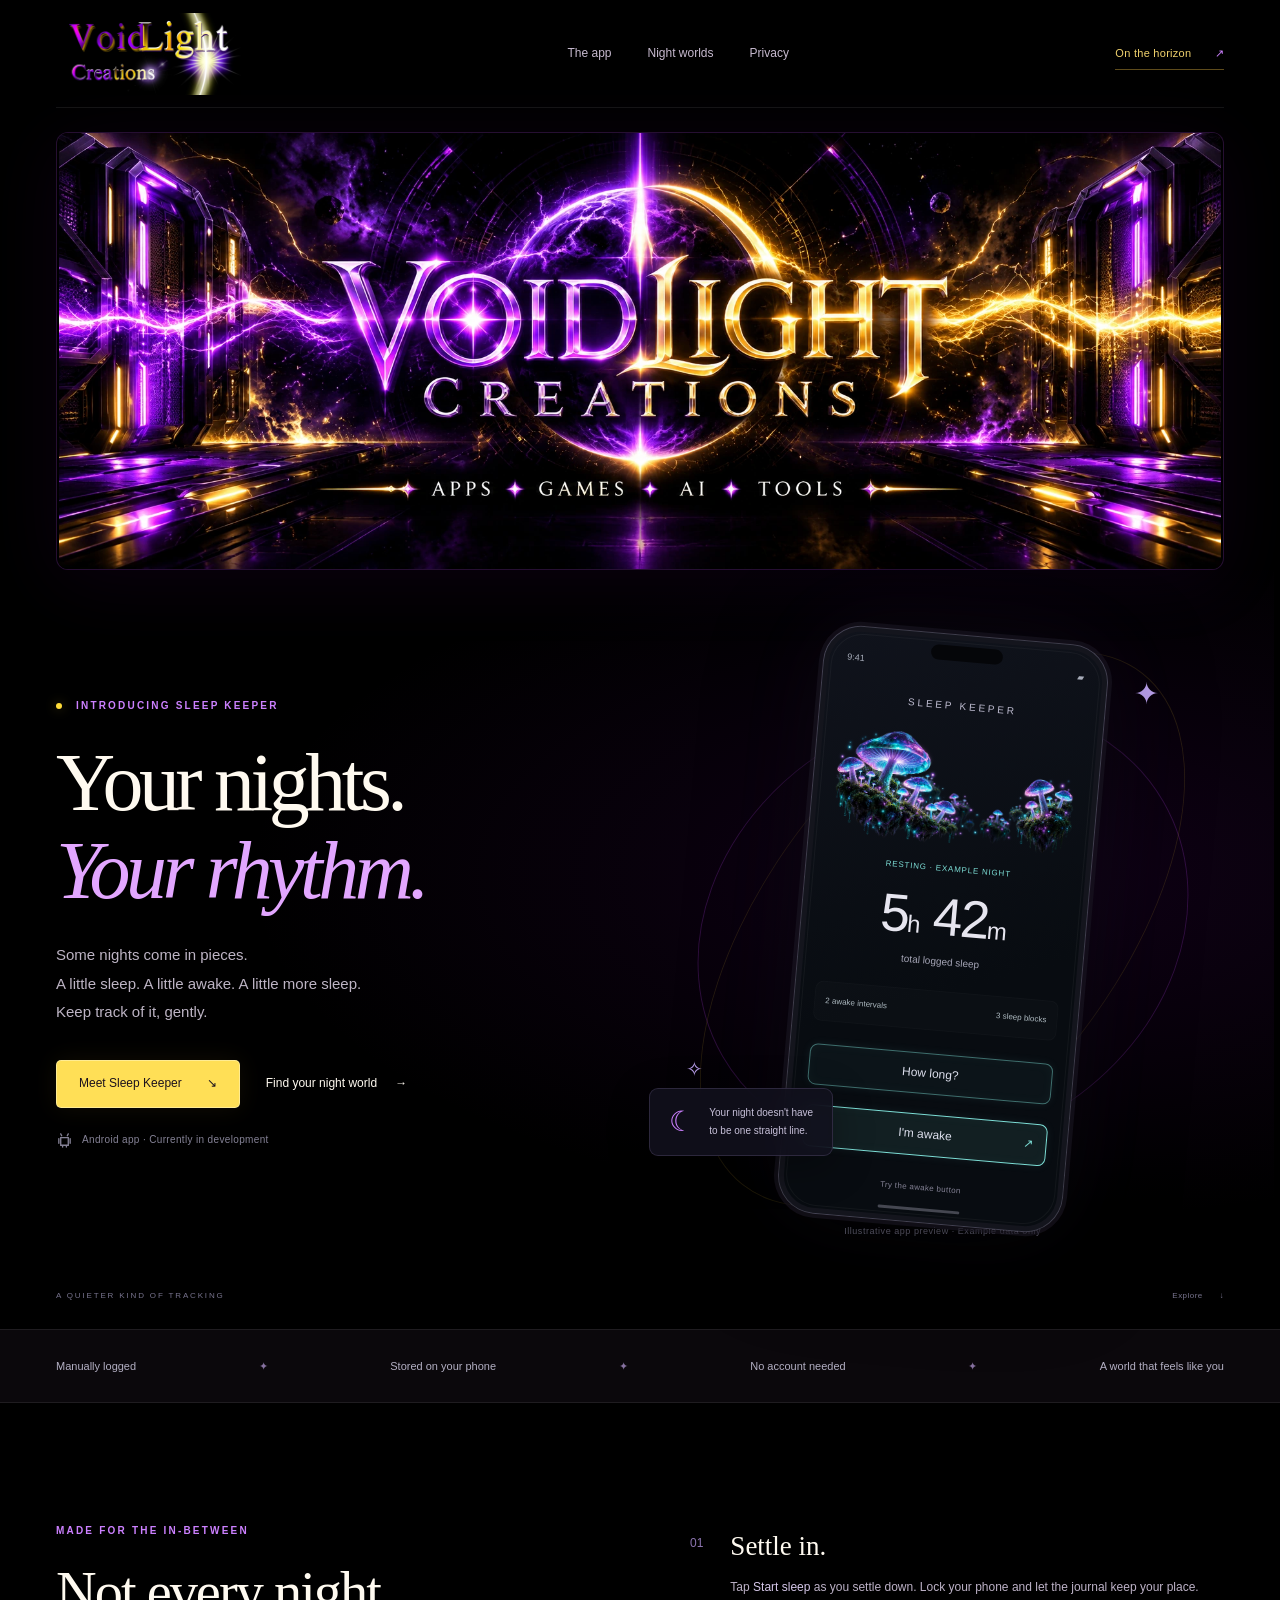
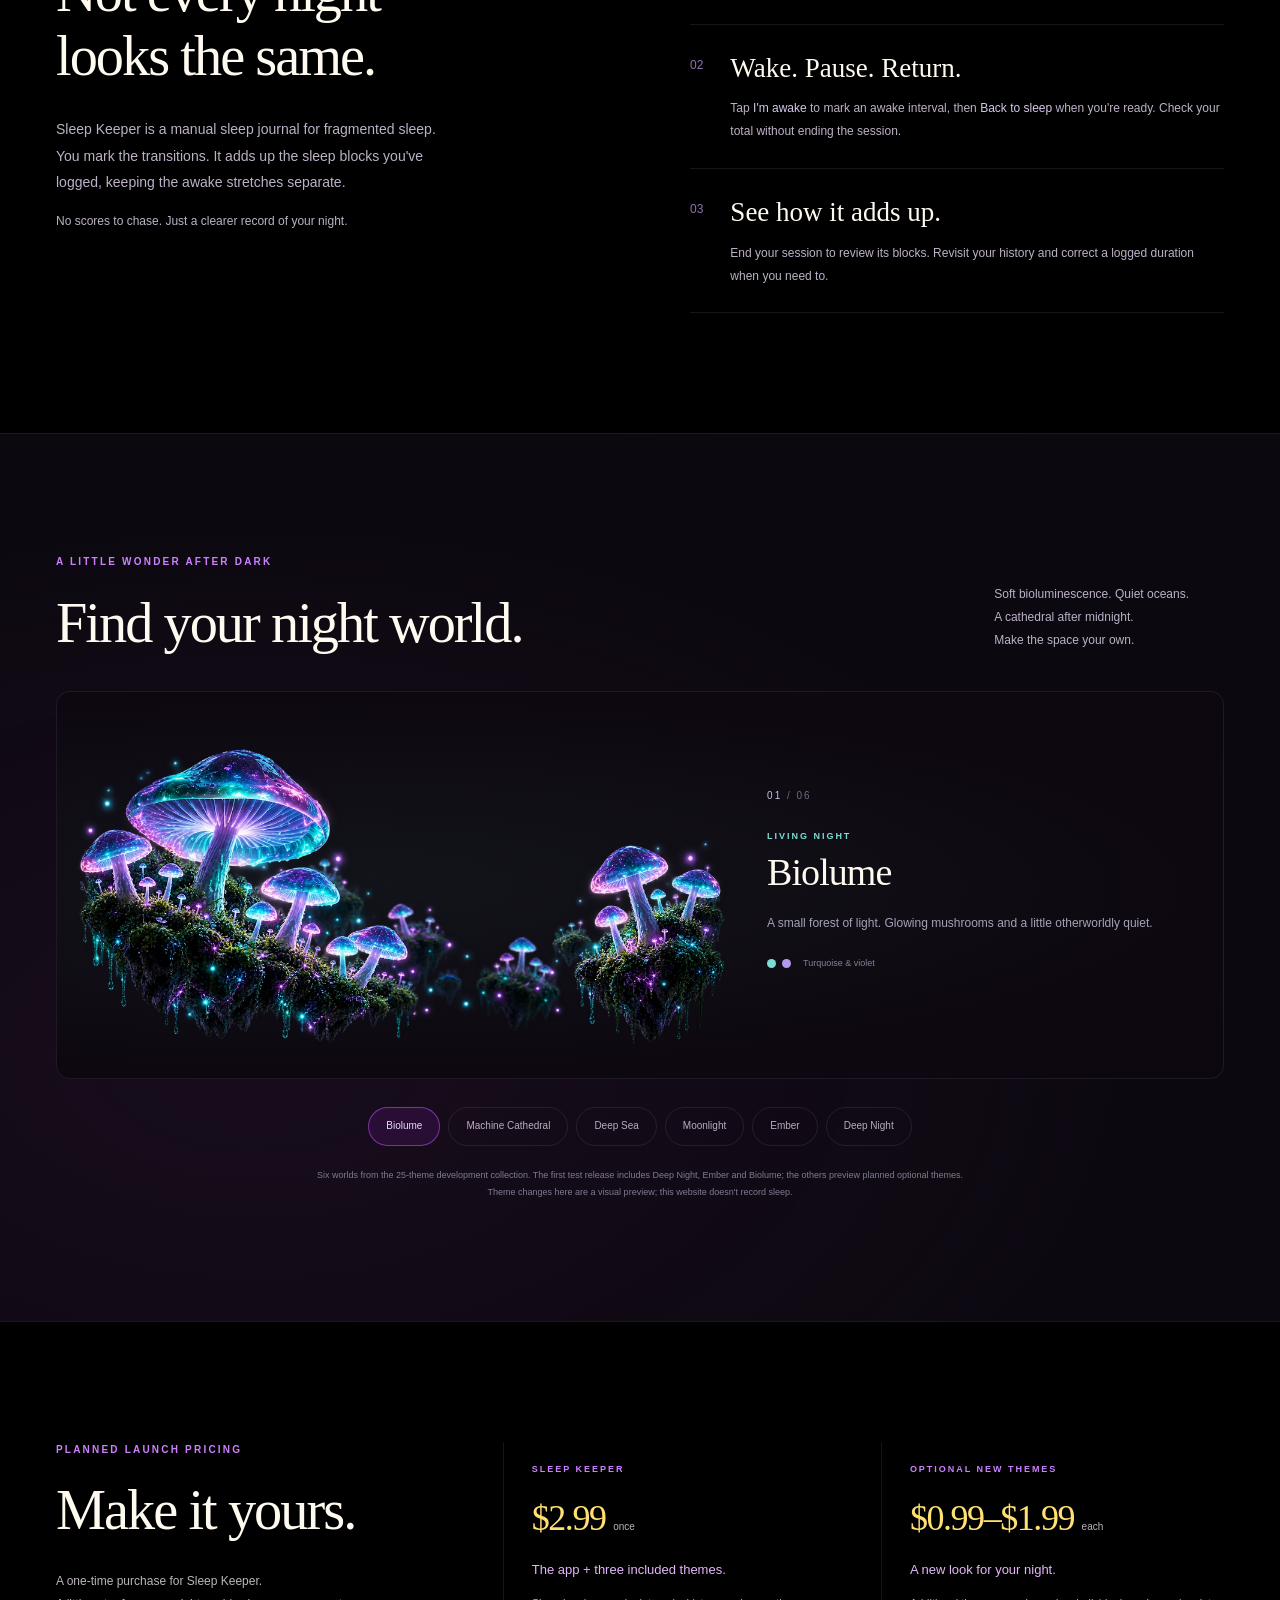
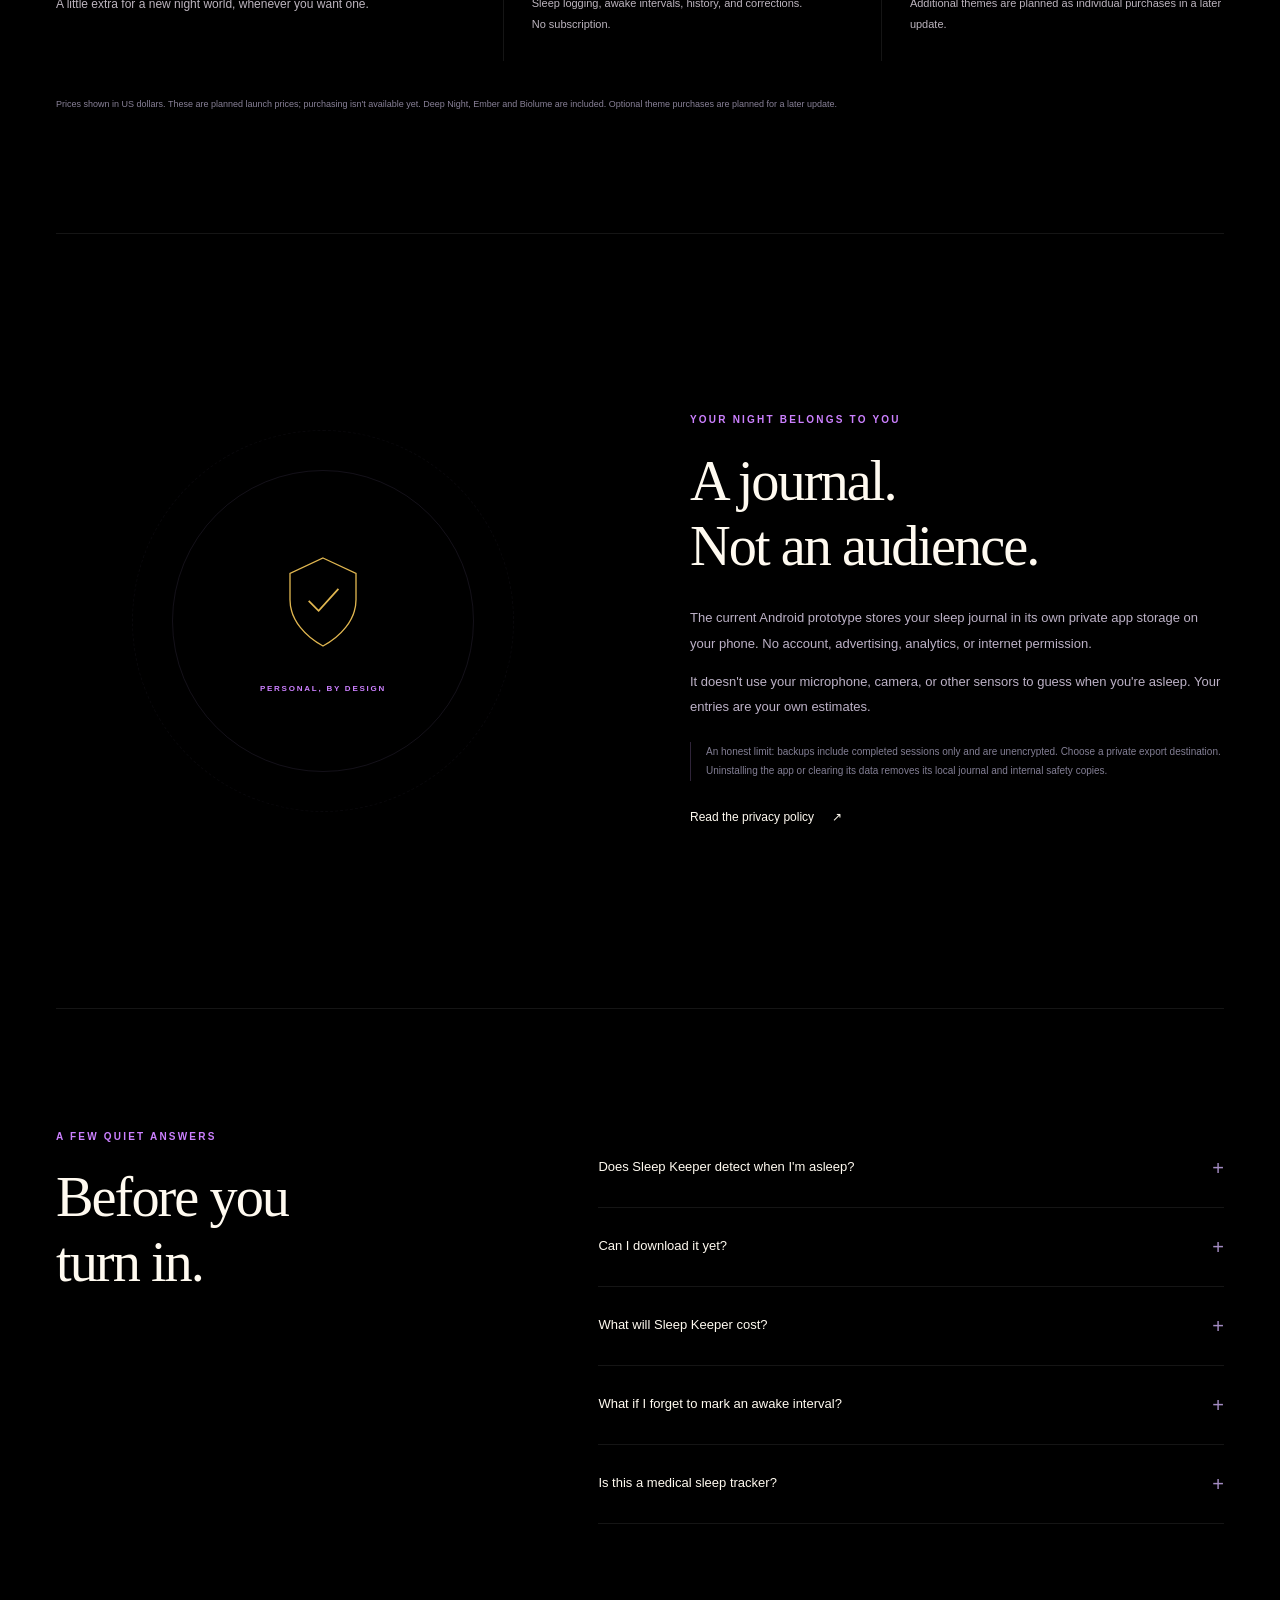
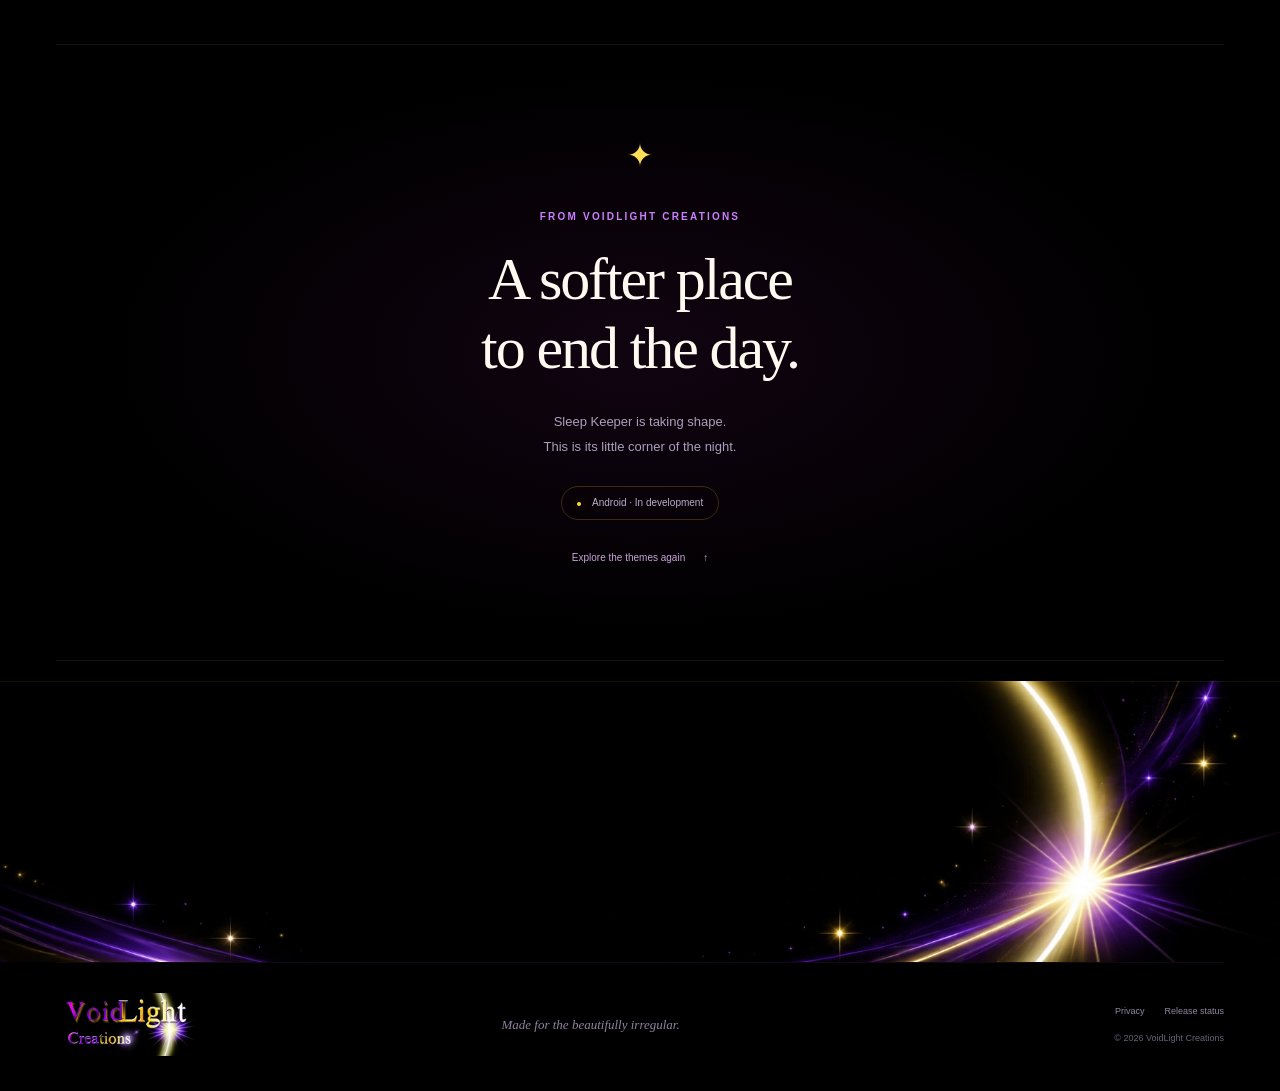
<file: index.html>
<!doctype html>
<html lang="en">
<head>
  <meta charset="utf-8">
  <meta name="viewport" content="width=device-width,initial-scale=1">
  <meta name="theme-color" content="#000000">
  <meta name="description" content="Meet Sleep Keeper by VoidLight Creations: a quiet, manual Android sleep journal for nights that come in pieces. Currently in development.">
  <meta property="og:title" content="Sleep Keeper — VoidLight Creations">
  <meta property="og:description" content="Your nights. Your rhythm. A quiet sleep journal for nights that come in pieces.">
  <meta property="og:type" content="website">
  <title>Sleep Keeper · VoidLight Creations</title>
  <link rel="icon" href="assets/mark.svg" type="image/svg+xml">
  <link rel="stylesheet" href="styles.css">
  <script src="app.js" defer></script>
</head>
<body>
<a class="skip-link" href="#main">Skip to content</a>
<header class="site-header shell">
  <a class="brand brand-logo" href="#" aria-label="VoidLight Creations home"><img src="assets/voidlight-logo.webp" alt="VoidLight Creations" width="800" height="800"></a>
  <nav aria-label="Main navigation"><a href="#app">The app</a><a href="#worlds">Night worlds</a><a href="#privacy">Privacy</a></nav>
  <a class="header-link" href="#release">On the horizon <span aria-hidden="true">↗</span></a>
</header>
<main id="main">
  <section class="brand-banner shell" aria-label="VoidLight Creations — Apps, Games, AI, Tools"><img src="assets/voidlight-cosmic-banner.webp" alt="VoidLight Creations: purple and gold cosmic technology banner. Apps, games, AI, tools." width="2048" height="768" fetchpriority="high"></section>
  <section class="hero shell" aria-labelledby="hero-title">
    <div class="hero-copy">
      <p class="eyebrow"><span class="status-dot" aria-hidden="true"></span> INTRODUCING SLEEP KEEPER</p>
      <h1 id="hero-title">Your nights.<br><em>Your rhythm.</em></h1>
      <p class="hero-description">Some nights come in pieces.<br>A little sleep. A little awake. A little more sleep.<br>Keep track of it, gently.</p>
      <div class="hero-actions"><a class="button primary" href="#app">Meet Sleep Keeper <span aria-hidden="true">↘</span></a><a class="text-link" href="#worlds">Find your night world <span aria-hidden="true">→</span></a></div>
      <p class="availability"><svg viewBox="0 0 18 18" width="17" height="17" aria-hidden="true"><path d="M5 6h8v8H5zM6 4l-1-2m7 2 1-2M3 7v5m12-5v5M7 14v2m4-2v2" fill="none" stroke="currentColor" stroke-width="1.4" stroke-linecap="round"/></svg> Android app · Currently in development</p>
    </div>
    <div class="hero-visual">
      <div class="orbit orbit-one" aria-hidden="true"></div><div class="orbit orbit-two" aria-hidden="true"></div>
      <span class="star star-one" aria-hidden="true">✦</span><span class="star star-two" aria-hidden="true">✧</span>
      <div class="phone" aria-label="Illustrative Sleep Keeper preview with example data">
        <div class="phone-camera" aria-hidden="true"></div>
        <div class="phone-top"><span>9:41</span><span aria-hidden="true">▰</span></div>
        <p class="phone-title">SLEEP KEEPER</p>
        <img id="phone-art" class="phone-art" src="assets/biolume.webp" alt="Glowing turquoise and violet mushrooms in the Biolume theme" width="1100" height="550">
        <p id="preview-state" class="phone-state">RESTING · EXAMPLE NIGHT</p>
        <p class="phone-time">5<span>h</span> 42<span>m</span></p>
        <p class="phone-subtitle">total logged sleep</p>
        <div class="phone-summary"><span>2 awake intervals</span><span>3 sleep blocks</span></div>
        <div class="phone-control">How long?</div>
        <button id="demo-toggle" class="phone-control phone-interactive" type="button" aria-pressed="false">I'm awake <span aria-hidden="true">↗</span></button>
        <p class="demo-hint">Try the awake button</p>
        <div class="phone-home" aria-hidden="true"></div>
      </div>
      <div class="floating-note"><span aria-hidden="true">☾</span><div>Your night doesn't have<br>to be one straight line.</div></div>
      <p class="visual-caption">Illustrative app preview · Example data only</p>
    </div>
    <div class="hero-bottom"><span>A QUIETER KIND OF TRACKING</span><span class="hero-scroll">Explore <span aria-hidden="true">↓</span></span></div>
  </section>
  <div class="principles"><div class="shell"><span>Manually logged</span><i aria-hidden="true">✦</i><span>Stored on your phone</span><i aria-hidden="true">✦</i><span>No account needed</span><i aria-hidden="true">✦</i><span>A world that feels like you</span></div></div>
  <section id="app" class="app-section shell section-space" aria-labelledby="app-title">
    <div class="section-intro"><p class="eyebrow">MADE FOR THE IN-BETWEEN</p><h2 id="app-title">Not every night<br>looks the same.</h2><p>Sleep Keeper is a manual sleep journal for fragmented sleep. You mark the transitions. It adds up the sleep blocks you've logged, keeping the awake stretches separate.</p><p class="muted">No scores to chase. Just a clearer record of your night.</p></div>
    <div class="steps">
      <article><span class="step-number">01</span><div><h3>Settle in.</h3><p>Tap <strong>Start sleep</strong> as you settle down. Lock your phone and let the journal keep your place.</p></div></article>
      <article><span class="step-number">02</span><div><h3>Wake. Pause. Return.</h3><p>Tap <strong>I'm awake</strong> to mark an awake interval, then <strong>Back to sleep</strong> when you're ready. Check your total without ending the session.</p></div></article>
      <article><span class="step-number">03</span><div><h3>See how it adds up.</h3><p>End your session to review its blocks. Revisit your history and correct a logged duration when you need to.</p></div></article>
    </div>
  </section>
  <section id="worlds" class="worlds-section section-space" aria-labelledby="worlds-title">
    <div class="shell">
      <div class="worlds-heading"><div><p class="eyebrow">A LITTLE WONDER AFTER DARK</p><h2 id="worlds-title">Find your night world.</h2></div><p>Soft bioluminescence. Quiet oceans.<br>A cathedral after midnight.<br>Make the space your own.</p></div>
      <div class="theme-stage" id="theme-stage">
        <div class="theme-art-wrap"><img id="theme-art" src="assets/biolume.webp" alt="Biolume theme: glowing turquoise and violet mushrooms" loading="lazy" width="1100" height="550"></div>
        <div class="theme-description"><p class="theme-count"><span id="theme-index">01</span> / 06</p><p id="theme-category" class="eyebrow">LIVING NIGHT</p><h3 id="theme-name">Biolume</h3><p id="theme-copy">A small forest of light. Glowing mushrooms and a little otherworldly quiet.</p><span class="swatches" aria-label="Turquoise and violet palette"><i id="swatch-one"></i><i id="swatch-two"></i><span id="theme-palette">Turquoise & violet</span></span></div>
      </div>
      <div class="theme-picker" role="group" aria-label="Preview a Sleep Keeper theme">
        <button type="button" data-theme="biolume" aria-pressed="true">Biolume</button><button type="button" data-theme="machine-cathedral" aria-pressed="false">Machine Cathedral</button><button type="button" data-theme="deep-sea" aria-pressed="false">Deep Sea</button><button type="button" data-theme="moonlight" aria-pressed="false">Moonlight</button><button type="button" data-theme="ember" aria-pressed="false">Ember</button><button type="button" data-theme="deep-night" aria-pressed="false">Deep Night</button>
      </div>
      <p class="theme-footnote">Six worlds from the 25-theme development collection. The first test release includes Deep Night, Ember and Biolume; the others preview planned optional themes.<br>Theme changes here are a visual preview; this website doesn't record sleep.</p>
      <span class="sr-only" id="theme-announcement" aria-live="polite"></span>
    </div>
  </section>
  <section id="pricing" class="pricing-section shell section-space" aria-labelledby="pricing-title">
    <div class="pricing-intro"><p class="eyebrow">PLANNED LAUNCH PRICING</p><h2 id="pricing-title">Make it yours.</h2><p>A one-time purchase for Sleep Keeper.<br>A little extra for a new night world, whenever you want one.</p></div>
    <div class="price-option"><p class="eyebrow">SLEEP KEEPER</p><p class="price">$2.99 <span>once</span></p><h3>The app + three included themes.</h3><p>Sleep logging, awake intervals, history, and corrections.<br>No subscription.</p></div>
    <div class="price-option"><p class="eyebrow">OPTIONAL NEW THEMES</p><p class="price">$0.99–$1.99 <span>each</span></p><h3>A new look for your night.</h3><p>Additional themes are planned as individual purchases in a later update.</p></div>
    <p class="pricing-note">Prices shown in US dollars. These are planned launch prices; purchasing isn't available yet. Deep Night, Ember and Biolume are included. Optional theme purchases are planned for a later update.</p>
  </section>
  <section id="privacy" class="privacy-section shell section-space" aria-labelledby="privacy-title">
    <div class="privacy-symbol" aria-hidden="true"><svg viewBox="0 0 100 100" width="110" height="110"><path d="M50 10 80 24v24c0 19-15 34-30 42C35 82 20 67 20 48V24Z" fill="none" stroke="currentColor" stroke-width="1.2"/><path d="m37 49 9 9 18-20" fill="none" stroke="currentColor" stroke-width="1.6"/></svg><span class="eyebrow">PERSONAL, BY DESIGN</span></div>
    <div><p class="eyebrow">YOUR NIGHT BELONGS TO YOU</p><h2 id="privacy-title">A journal.<br>Not an audience.</h2><p>The current Android prototype stores your sleep journal in its own private app storage on your phone. No account, advertising, analytics, or internet permission.</p><p>It doesn't use your microphone, camera, or other sensors to guess when you're asleep. Your entries are your own estimates.</p><p class="small-note">An honest limit: backups include completed sessions only and are unencrypted. Choose a private export destination. Uninstalling the app or clearing its data removes its local journal and internal safety copies.</p><a class="text-link" href="privacy.html">Read the privacy policy <span aria-hidden="true">↗</span></a></div>
  </section>
  <section class="faq-section shell section-space" aria-labelledby="faq-title">
    <div><p class="eyebrow">A FEW QUIET ANSWERS</p><h2 id="faq-title">Before you<br>turn in.</h2></div>
    <div class="faq-list">
      <details><summary>Does Sleep Keeper detect when I'm asleep?<span aria-hidden="true">+</span></summary><p>No. It's a manual journal. You start the session, mark awake intervals, and resume when settling back down. It doesn't measure sleep stages or automatically detect sleep. Awake time you don't record stays included in the logged total.</p></details>
      <details><summary>Can I download it yet?<span aria-hidden="true">+</span></summary><p>Sleep Keeper is currently an Android development prototype, not a public app-store release. We'll add an official download link here when a public build is ready.</p></details>
      <details><summary>What will Sleep Keeper cost?<span aria-hidden="true">+</span></summary><p>The planned launch price is $2.99 for a one-time app purchase, including three themes. Additional themes will cost $0.99–$1.99 each and are optional, with no subscription. Purchases aren't available yet; Deep Night, Ember and Biolume are included. Optional theme purchases are planned for a later update.</p></details>
      <details><summary>What if I forget to mark an awake interval?<span aria-hidden="true">+</span></summary><p>Only the awake intervals you record are subtracted. Completed sessions let you correct a block's logged duration, with edited durations marked. It remains an estimate based on what you enter.</p></details>
      <details><summary>Is this a medical sleep tracker?<span aria-hidden="true">+</span></summary><p>No. Sleep Keeper is a personal logging tool. It doesn't diagnose conditions, measure sleep stages, or provide medical advice.</p></details>
    </div>
  </section>
  <section id="release" class="release-section shell" aria-labelledby="release-title"><span class="release-star" aria-hidden="true">✦</span><p class="eyebrow">FROM VOIDLIGHT CREATIONS</p><h2 id="release-title">A softer place<br>to end the day.</h2><p>Sleep Keeper is taking shape.<br>This is its little corner of the night.</p><span class="release-badge"><span class="status-dot" aria-hidden="true"></span> Android · In development</span><a class="text-link" href="#worlds">Explore the themes again <span aria-hidden="true">↑</span></a></section>
</main>
<footer class="site-footer-frame"><div class="footer-art" aria-hidden="true"></div><div class="site-footer shell"><a class="brand brand-logo" href="#"><img src="assets/voidlight-logo.webp" alt="VoidLight Creations" width="800" height="800"></a><p>Made for the beautifully irregular.</p><div><a href="privacy.html">Privacy</a><a href="#release">Release status</a><span>© 2026 VoidLight Creations</span></div></div></footer>
</body>
</html>
</file>
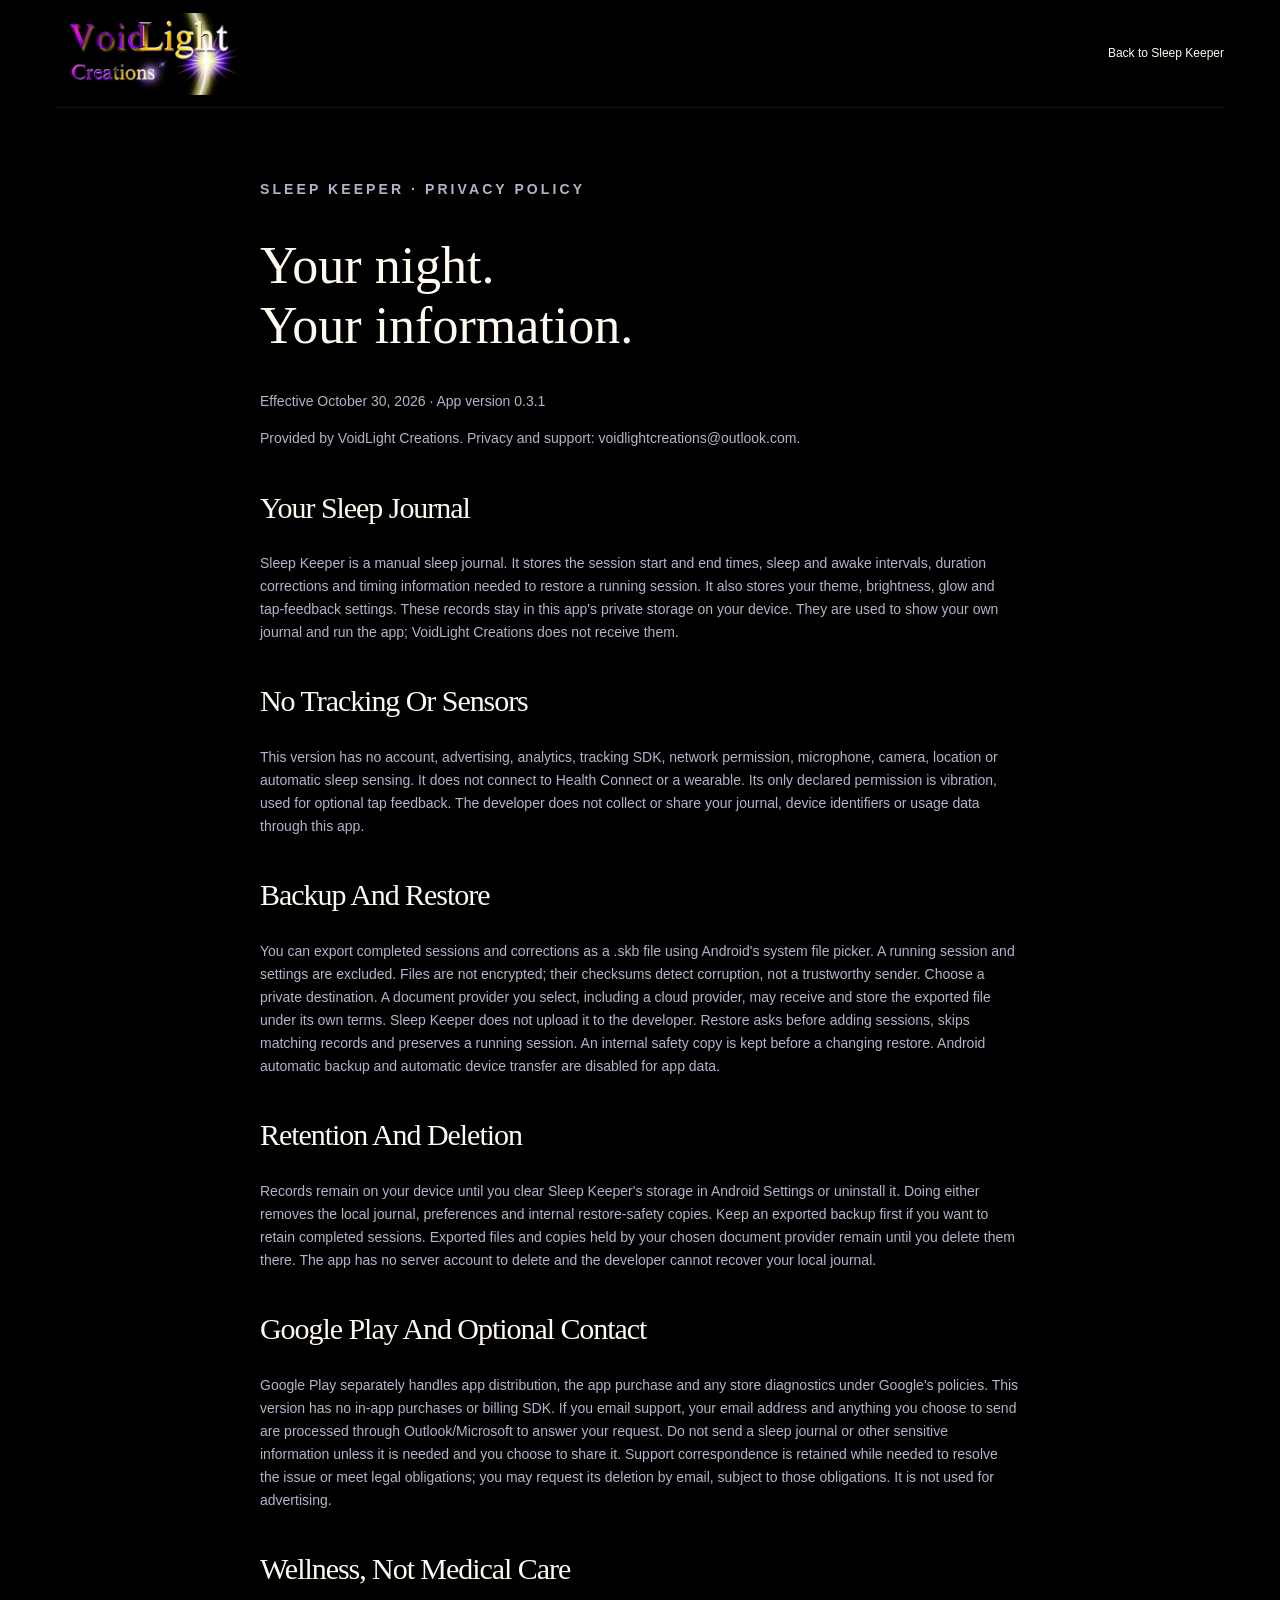
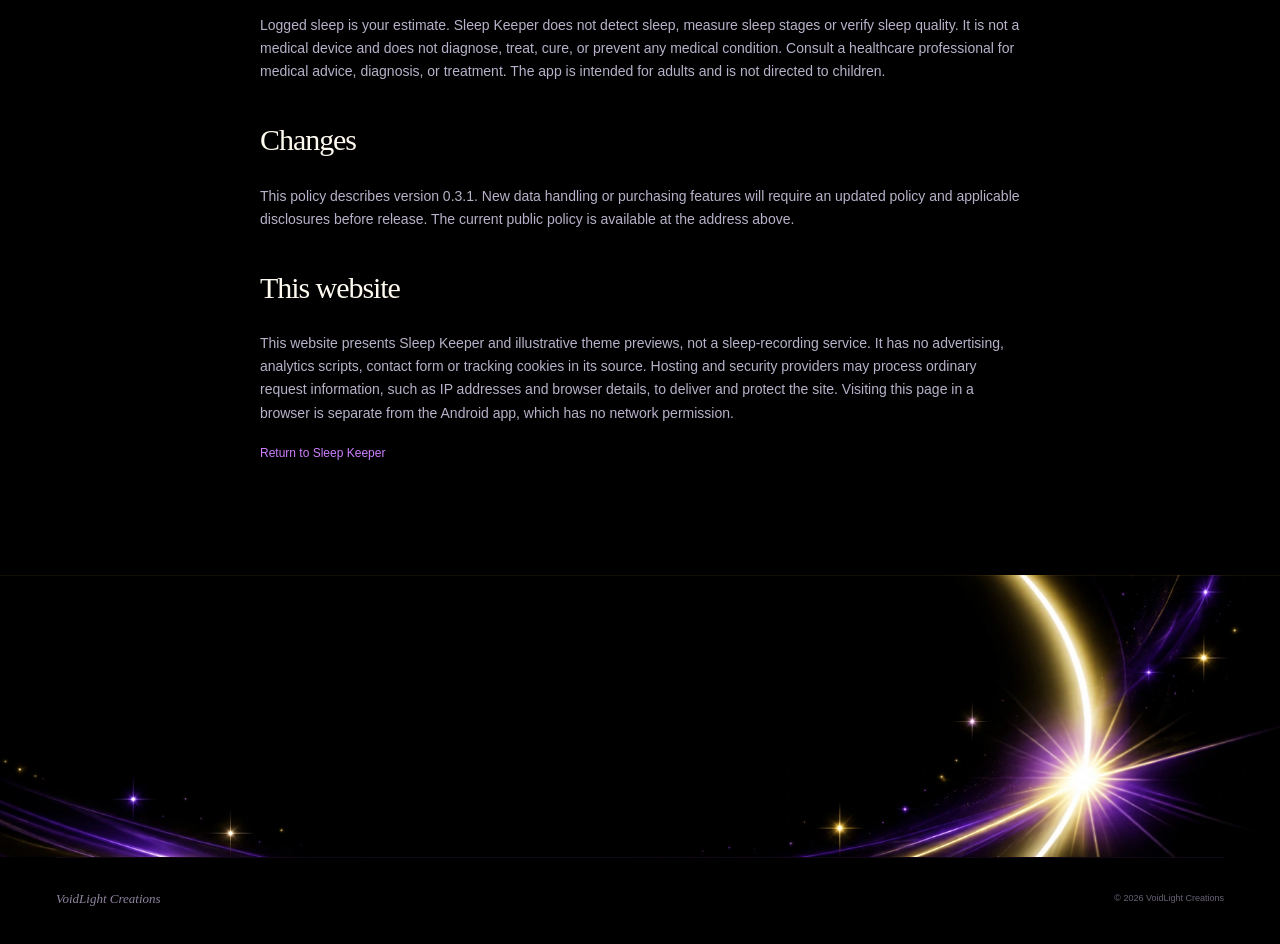
<file: privacy/index.html>
<!doctype html><html lang="en"><head><base href="../"><meta charset="utf-8"><meta name="viewport" content="width=device-width,initial-scale=1"><meta name="theme-color" content="#000000"><title>Sleep Keeper Privacy Policy · VoidLight Creations</title><meta name="description" content="How Sleep Keeper 0.3.1 handles your local sleep journal, backups and support requests."><link rel="icon" href="assets/mark.svg" type="image/svg+xml"><link rel="stylesheet" href="styles.css"></head><body><header class="site-header shell"><a class="brand brand-logo" href="index.html"><img src="assets/voidlight-logo.webp" alt="VoidLight Creations" width="800" height="800"></a><a class="text-link" href="index.html">Back to Sleep Keeper</a></header><main class="shell document"><p class="eyebrow">SLEEP KEEPER · PRIVACY POLICY</p><h1>Your night.<br>Your information.</h1><p>Effective October 30, 2026 · App version 0.3.1</p><p>Provided by VoidLight Creations. Privacy and support: <a href="mailto:voidlightcreations@outlook.com">voidlightcreations@outlook.com</a>.</p><section><h2>Your Sleep Journal</h2><p>Sleep Keeper is a manual sleep journal. It stores the session start and end times, sleep and awake intervals, duration corrections and timing information needed to restore a running session. It also stores your theme, brightness, glow and tap-feedback settings. These records stay in this app&#x27;s private storage on your device. They are used to show your own journal and run the app; VoidLight Creations does not receive them.</p></section><section><h2>No Tracking Or Sensors</h2><p>This version has no account, advertising, analytics, tracking SDK, network permission, microphone, camera, location or automatic sleep sensing. It does not connect to Health Connect or a wearable. Its only declared permission is vibration, used for optional tap feedback. The developer does not collect or share your journal, device identifiers or usage data through this app.</p></section><section><h2>Backup And Restore</h2><p>You can export completed sessions and corrections as a .skb file using Android&#x27;s system file picker. A running session and settings are excluded. Files are not encrypted; their checksums detect corruption, not a trustworthy sender. Choose a private destination. A document provider you select, including a cloud provider, may receive and store the exported file under its own terms. Sleep Keeper does not upload it to the developer. Restore asks before adding sessions, skips matching records and preserves a running session. An internal safety copy is kept before a changing restore. Android automatic backup and automatic device transfer are disabled for app data.</p></section><section><h2>Retention And Deletion</h2><p>Records remain on your device until you clear Sleep Keeper&#x27;s storage in Android Settings or uninstall it. Doing either removes the local journal, preferences and internal restore-safety copies. Keep an exported backup first if you want to retain completed sessions. Exported files and copies held by your chosen document provider remain until you delete them there. The app has no server account to delete and the developer cannot recover your local journal.</p></section><section><h2>Google Play And Optional Contact</h2><p>Google Play separately handles app distribution, the app purchase and any store diagnostics under Google&#x27;s policies. This version has no in-app purchases or billing SDK. If you email support, your email address and anything you choose to send are processed through Outlook/Microsoft to answer your request. Do not send a sleep journal or other sensitive information unless it is needed and you choose to share it. Support correspondence is retained while needed to resolve the issue or meet legal obligations; you may request its deletion by email, subject to those obligations. It is not used for advertising.</p></section><section><h2>Wellness, Not Medical Care</h2><p>Logged sleep is your estimate. Sleep Keeper does not detect sleep, measure sleep stages or verify sleep quality. It is not a medical device and does not diagnose, treat, cure, or prevent any medical condition. Consult a healthcare professional for medical advice, diagnosis, or treatment. The app is intended for adults and is not directed to children.</p></section><section><h2>Changes</h2><p>This policy describes version 0.3.1. New data handling or purchasing features will require an updated policy and applicable disclosures before release. The current public policy is available at the address above.</p></section><section><h2>This website</h2><p>This website presents Sleep Keeper and illustrative theme previews, not a sleep-recording service. It has no advertising, analytics scripts, contact form or tracking cookies in its source. Hosting and security providers may process ordinary request information, such as IP addresses and browser details, to deliver and protect the site. Visiting this page in a browser is separate from the Android app, which has no network permission.</p></section><a class="back-link" href="index.html">Return to Sleep Keeper</a></main><footer class="site-footer-frame"><div class="footer-art" aria-hidden="true"></div><div class="site-footer shell"><p>VoidLight Creations</p><div><span>© 2026 VoidLight Creations</span></div></div></footer></body></html>
</file>
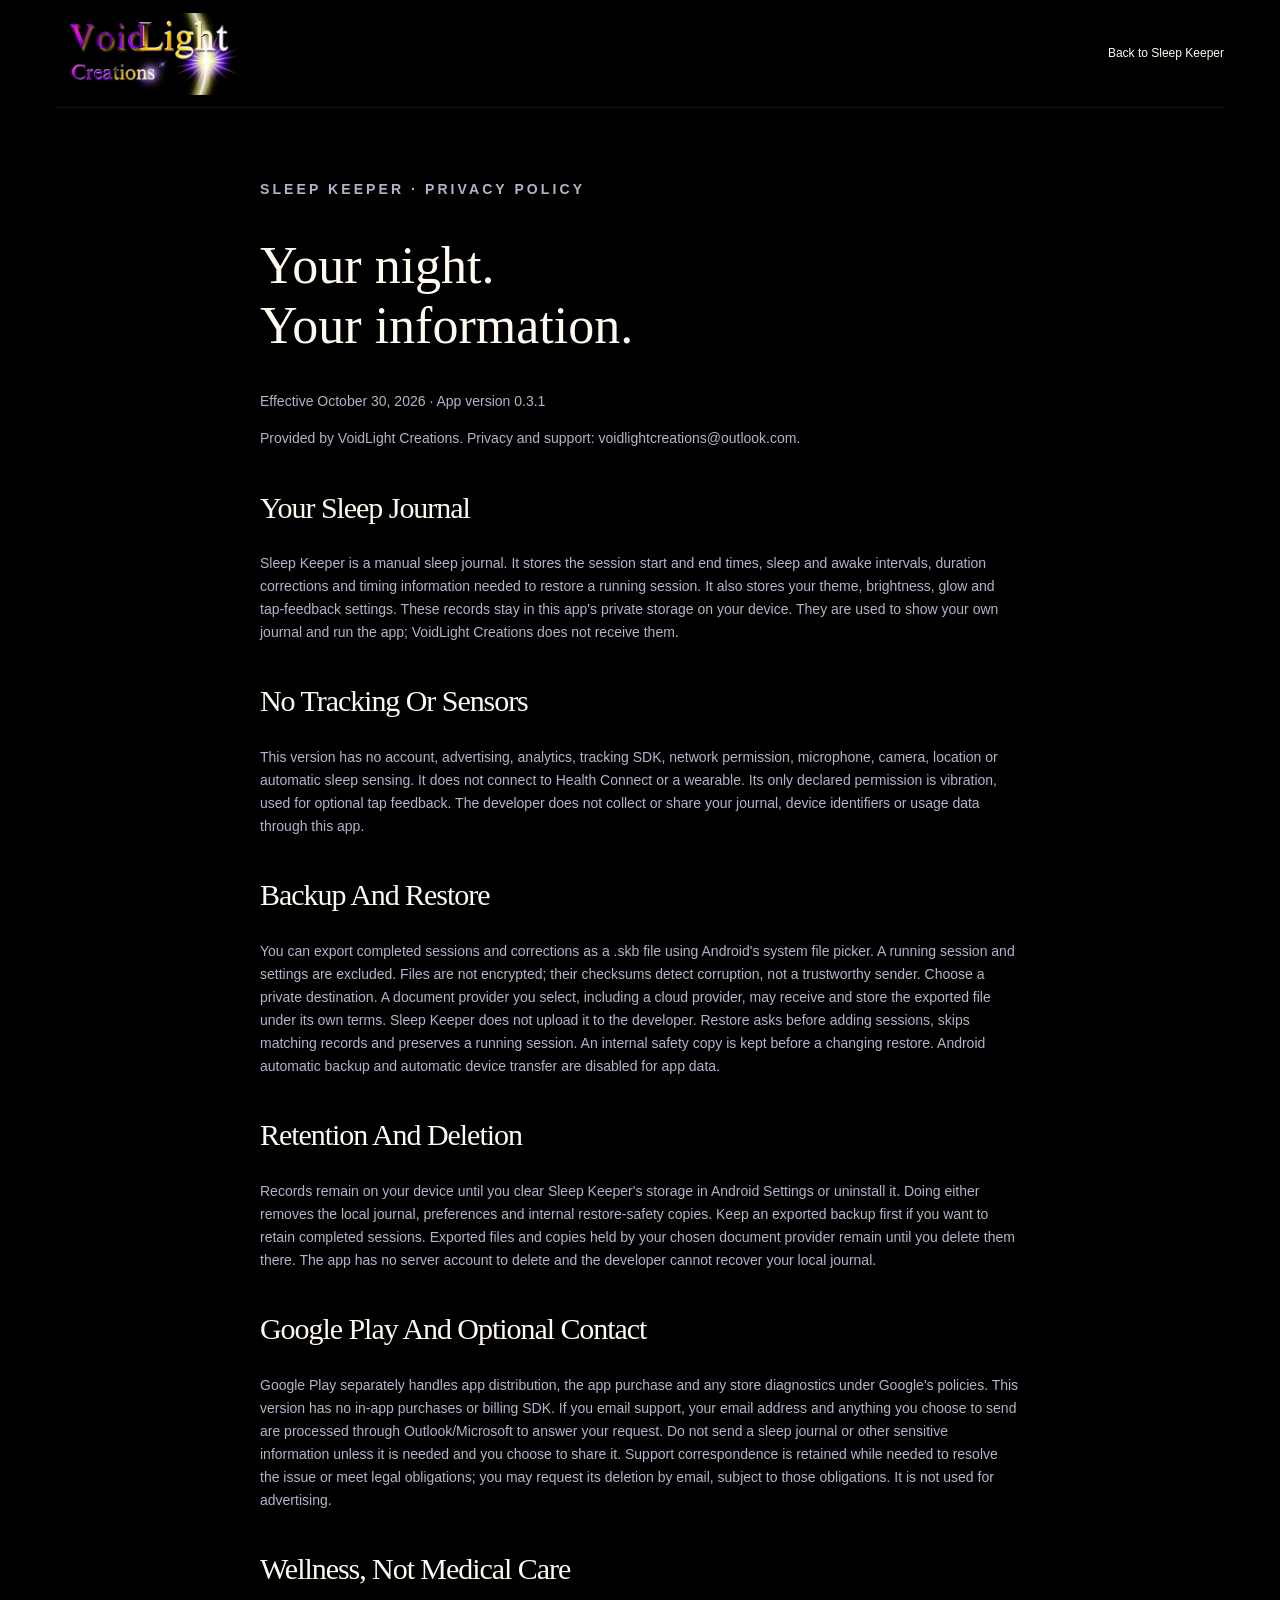
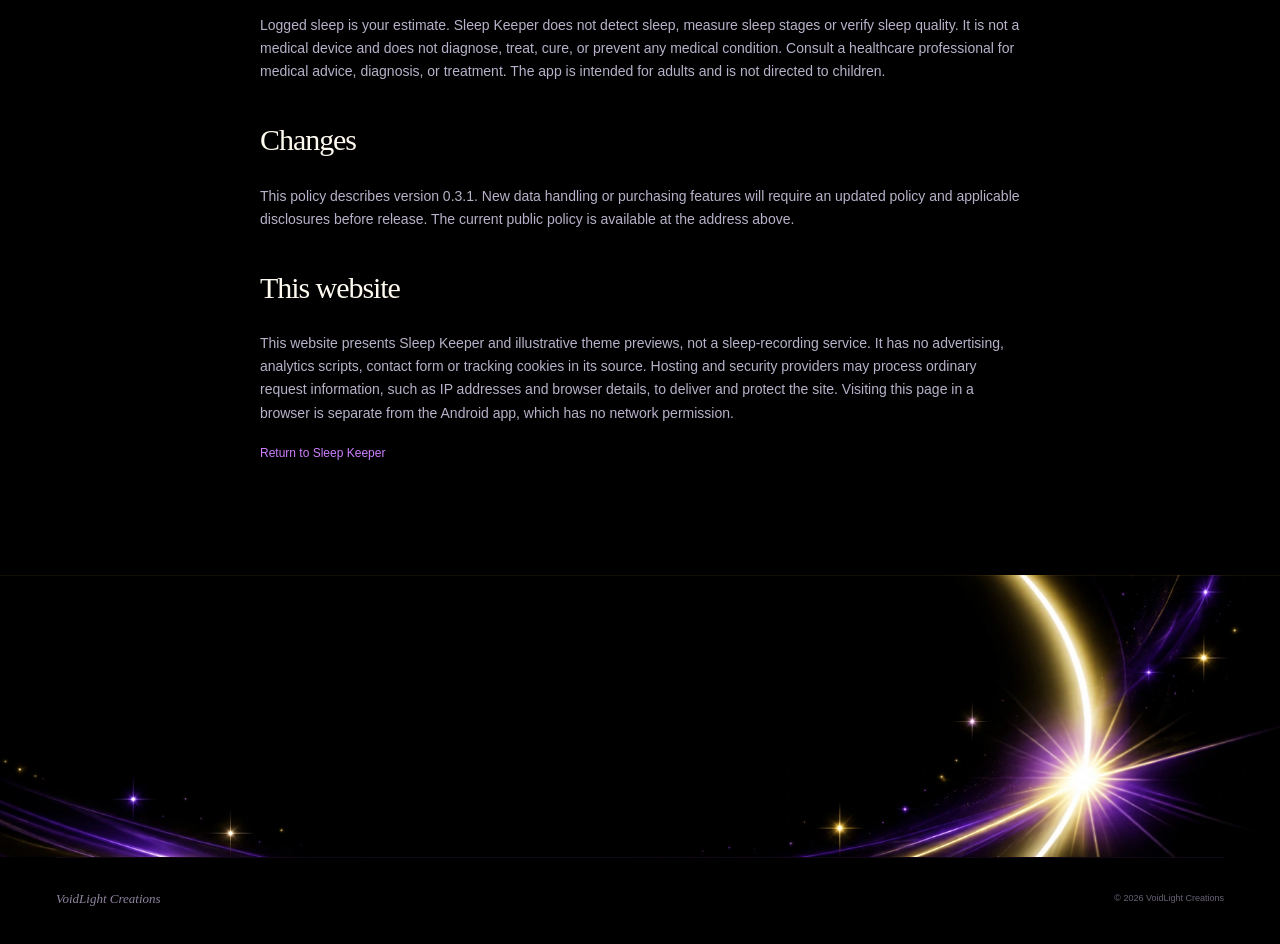
<file: privacy.html>
<!doctype html><html lang="en"><head><meta charset="utf-8"><meta name="viewport" content="width=device-width,initial-scale=1"><meta name="theme-color" content="#000000"><title>Sleep Keeper Privacy Policy · VoidLight Creations</title><meta name="description" content="How Sleep Keeper 0.3.1 handles your local sleep journal, backups and support requests."><link rel="icon" href="assets/mark.svg" type="image/svg+xml"><link rel="stylesheet" href="styles.css"></head><body><header class="site-header shell"><a class="brand brand-logo" href="index.html"><img src="assets/voidlight-logo.webp" alt="VoidLight Creations" width="800" height="800"></a><a class="text-link" href="index.html">Back to Sleep Keeper</a></header><main class="shell document"><p class="eyebrow">SLEEP KEEPER · PRIVACY POLICY</p><h1>Your night.<br>Your information.</h1><p>Effective October 30, 2026 · App version 0.3.1</p><p>Provided by VoidLight Creations. Privacy and support: <a href="mailto:voidlightcreations@outlook.com">voidlightcreations@outlook.com</a>.</p><section><h2>Your Sleep Journal</h2><p>Sleep Keeper is a manual sleep journal. It stores the session start and end times, sleep and awake intervals, duration corrections and timing information needed to restore a running session. It also stores your theme, brightness, glow and tap-feedback settings. These records stay in this app&#x27;s private storage on your device. They are used to show your own journal and run the app; VoidLight Creations does not receive them.</p></section><section><h2>No Tracking Or Sensors</h2><p>This version has no account, advertising, analytics, tracking SDK, network permission, microphone, camera, location or automatic sleep sensing. It does not connect to Health Connect or a wearable. Its only declared permission is vibration, used for optional tap feedback. The developer does not collect or share your journal, device identifiers or usage data through this app.</p></section><section><h2>Backup And Restore</h2><p>You can export completed sessions and corrections as a .skb file using Android&#x27;s system file picker. A running session and settings are excluded. Files are not encrypted; their checksums detect corruption, not a trustworthy sender. Choose a private destination. A document provider you select, including a cloud provider, may receive and store the exported file under its own terms. Sleep Keeper does not upload it to the developer. Restore asks before adding sessions, skips matching records and preserves a running session. An internal safety copy is kept before a changing restore. Android automatic backup and automatic device transfer are disabled for app data.</p></section><section><h2>Retention And Deletion</h2><p>Records remain on your device until you clear Sleep Keeper&#x27;s storage in Android Settings or uninstall it. Doing either removes the local journal, preferences and internal restore-safety copies. Keep an exported backup first if you want to retain completed sessions. Exported files and copies held by your chosen document provider remain until you delete them there. The app has no server account to delete and the developer cannot recover your local journal.</p></section><section><h2>Google Play And Optional Contact</h2><p>Google Play separately handles app distribution, the app purchase and any store diagnostics under Google&#x27;s policies. This version has no in-app purchases or billing SDK. If you email support, your email address and anything you choose to send are processed through Outlook/Microsoft to answer your request. Do not send a sleep journal or other sensitive information unless it is needed and you choose to share it. Support correspondence is retained while needed to resolve the issue or meet legal obligations; you may request its deletion by email, subject to those obligations. It is not used for advertising.</p></section><section><h2>Wellness, Not Medical Care</h2><p>Logged sleep is your estimate. Sleep Keeper does not detect sleep, measure sleep stages or verify sleep quality. It is not a medical device and does not diagnose, treat, cure, or prevent any medical condition. Consult a healthcare professional for medical advice, diagnosis, or treatment. The app is intended for adults and is not directed to children.</p></section><section><h2>Changes</h2><p>This policy describes version 0.3.1. New data handling or purchasing features will require an updated policy and applicable disclosures before release. The current public policy is available at the address above.</p></section><section><h2>This website</h2><p>This website presents Sleep Keeper and illustrative theme previews, not a sleep-recording service. It has no advertising, analytics scripts, contact form or tracking cookies in its source. Hosting and security providers may process ordinary request information, such as IP addresses and browser details, to deliver and protect the site. Visiting this page in a browser is separate from the Android app, which has no network permission.</p></section><a class="back-link" href="index.html">Return to Sleep Keeper</a></main><footer class="site-footer-frame"><div class="footer-art" aria-hidden="true"></div><div class="site-footer shell"><p>VoidLight Creations</p><div><span>© 2026 VoidLight Creations</span></div></div></footer></body></html>
</file>
<file: styles.css>
:root{color-scheme:dark;--bg:#000000;--surface:#0c070f;--text:#fffaf0;--muted:#bcb4be;--accent:#cc80ff;--cyan:#ffdc39;--line:#ffffff15;--theme-accent:#7cddd5;--theme-secondary:#b399ed;--theme-rgb:124,221,213;scroll-behavior:smooth}
*{box-sizing:border-box}body{margin:0;background:var(--bg);color:var(--text);font-family:Arial,Helvetica,sans-serif;line-height:1.65;font-size:16px}a{color:inherit;text-decoration:none}button{font:inherit}button,a{-webkit-tap-highlight-color:transparent}button{cursor:pointer}img{max-width:100%;height:auto;display:block}svg{flex:none}a:focus-visible,button:focus-visible,summary:focus-visible{outline:2px solid var(--cyan);outline-offset:6px}button:disabled{cursor:default}.shell{max-width:1260px;width:calc(100% - 112px);margin:auto}.eyebrow{font-size:10px;letter-spacing:.22em;font-weight:600;color:var(--accent);margin:0 0 20px}.muted{color:var(--muted)}.status-dot{display:inline-block;width:6px;height:6px;border-radius:50%;background:var(--cyan);box-shadow:0 0 12px #ffdc3955;margin-right:9px}.site-header{height:112px;display:flex;align-items:center;justify-content:space-between;border-bottom:1px solid var(--line);gap:25px}.brand{display:flex;align-items:center;gap:12px;flex:none}.brand>span{font-size:14px;letter-spacing:.19em;line-height:1.3}.brand small{display:block;font-size:8px;letter-spacing:.45em;color:var(--muted);margin-top:4px}.site-header nav{display:flex;gap:36px;font-size:12px;color:#c7bacf}.site-header nav a:hover,.text-link:hover{color:var(--cyan)}.header-link{font-size:11px;letter-spacing:.025em;border-bottom:1px solid #d5aa3e70;padding:7px 0}.header-link span{margin-left:20px;color:var(--accent)}.hero{position:relative;display:grid;grid-template-columns:1.04fr 1fr;min-height:790px;align-items:center;padding:55px 0 88px;gap:20px}.hero::before{content:'';position:absolute;inset:0 -50px;pointer-events:none;background:radial-gradient(ellipse at 80% 40%,#630b8c29,transparent 54%);z-index:-1}.hero h1{font-family:Georgia,'Times New Roman',serif;font-size:clamp(64px,6.4vw,94px);font-weight:400;line-height:1.07;letter-spacing:-.055em;margin:24px 0 27px}.hero h1 em{color:#e2a6ff;font-weight:400}.hero-description{font-size:15px;line-height:1.9;color:#bdb4c4}.hero-actions{display:flex;align-items:center;gap:26px;margin:33px 0 24px}.button{display:inline-flex;align-items:center;justify-content:center;gap:25px;min-height:48px;font-size:12px;border-radius:5px;padding:12px 22px;transition:background .2s,transform .2s}.primary{background:#ffdf56;color:#1b111d;border:1px solid #fff5bd99}.primary:hover{background:#ffe98a;transform:translateY(-2px)}.text-link{font-size:12px;display:inline-flex;gap:18px;align-items:center}.availability{display:flex;gap:9px;align-items:center;color:#858296;font-size:10px;letter-spacing:.035em}.hero-visual{position:relative;min-height:625px;display:flex;align-items:center;justify-content:center}.phone{width:286px;height:590px;border:1px solid #d7c8ef42;border-radius:38px;background:linear-gradient(160deg,#10131c,#080c11 60%);box-shadow:inset 0 0 0 5px #14151d,0 0 0 4px #19172299,0 25px 100px #0009,0 0 90px #9783e811;position:relative;padding:24px 20px;transform:rotate(5deg);transition:border-color .4s,box-shadow .4s;z-index:2;overflow:hidden}.phone::after{content:'';pointer-events:none;position:absolute;inset:7px;border:1px solid #ffffff0b;border-radius:32px}.phone-camera{position:absolute;top:11px;left:calc(50% - 36px);height:15px;width:72px;background:#050609;border-radius:12px}.phone-top{font-size:9px;display:flex;justify-content:space-between;padding:0 3px;color:#a8adba}.phone-title{text-align:center;font-size:10px;letter-spacing:.28em;margin:24px 0 0;color:#bdbbcf}.phone-art{width:100%;height:143px;object-fit:contain;margin:0 auto 5px}.phone-state{text-align:center;color:var(--theme-accent);font-size:8px;letter-spacing:.1em;margin:0 0 12px}.phone-time{font-size:53px;letter-spacing:-.04em;text-align:center;line-height:1.1;margin:0 0 8px;color:#e6e5ef}.phone-time span{font-size:24px;letter-spacing:-.02em}.phone-subtitle{text-align:center;font-size:10px;color:#a5a5b6;margin:0 0 21px}.phone-summary{font-size:8px;color:#acb8bf;display:flex;justify-content:space-between;padding:12px 10px;background:#ffffff04;border:1px solid #ffffff05;border-radius:8px;margin-bottom:23px}.phone-control{border:1px solid rgba(var(--theme-rgb),.45);box-shadow:inset 0 0 12px rgba(var(--theme-rgb),.04),0 0 10px rgba(var(--theme-rgb),.08);border-radius:8px;padding:10px 13px;margin:10px 0;text-align:center;font-size:12px;color:#dddfed;width:100%;background:rgba(var(--theme-rgb),.04)}.phone-interactive{border-color:var(--theme-accent);background:rgba(var(--theme-rgb),.09);position:relative;z-index:3}.phone-interactive:hover{background:rgba(var(--theme-rgb),.18)}.phone-interactive span{position:absolute;right:12px;color:var(--theme-accent)}.demo-hint{font-size:8px;letter-spacing:.04em;color:#838194;text-align:center;margin-top:15px}.phone-home{position:absolute;bottom:11px;width:82px;height:3px;border-radius:5px;background:#cac8db50;left:calc(50% - 41px)}.orbit{position:absolute;border:1px solid #c248ff33;border-radius:50%;width:510px;height:510px;transform:rotate(-30deg) scaleY(.84);pointer-events:none}.orbit-two{width:435px;height:650px;transform:rotate(38deg) scaleX(.8);border-color:#ffd73920}.star{position:absolute;color:#bfa5f3;font-size:30px}.star-one{top:53px;right:65px}.star-two{left:25px;bottom:155px;font-size:20px}.floating-note{position:absolute;bottom:85px;left:-12px;z-index:3;border:1px solid #bda2e92a;border-radius:9px;background:#12111ddc;backdrop-filter:blur(12px);padding:15px 19px;display:flex;align-items:center;gap:15px;box-shadow:0 10px 40px #0005}.floating-note>span{color:var(--accent);font-size:28px;line-height:1}.floating-note div{font-size:10px;line-height:1.8;color:#c7c0d9}.visual-caption{position:absolute;bottom:-7px;color:#777589;font-size:9px;letter-spacing:.06em;text-align:center}.hero-bottom{position:absolute;bottom:27px;left:0;right:0;display:flex;justify-content:space-between;color:#77738d;font-size:8px;letter-spacing:.23em}.hero-scroll{letter-spacing:.06em}.hero-scroll span{margin-left:14px}.principles{border-block:1px solid var(--line);background:#0b080c}.principles>.shell{display:flex;justify-content:space-between;align-items:center;min-height:72px;gap:18px;font-size:11px;color:#b3afc3}.principles i{color:#85709f;font-size:11px;font-style:normal}.section-space{padding-top:120px;padding-bottom:120px}h2{font-family:Georgia,'Times New Roman',serif;font-weight:400;font-size:clamp(40px,4.4vw,60px);line-height:1.15;letter-spacing:-.035em;margin:0 0 27px}h3{font-weight:400}p{margin-top:0}.app-section{display:grid;grid-template-columns:1fr 1fr;gap:100px}.section-intro>p:not(.eyebrow){max-width:400px;color:#bcb1c6;font-size:14px;line-height:1.9}.section-intro .muted{font-size:12px!important}.steps article{display:flex;gap:27px;padding:25px 0;border-bottom:1px solid var(--line)}.steps article:first-child{padding-top:5px}.step-number{color:#8d75b1;font-size:12px;padding-top:6px}.steps h3{font-family:Georgia,serif;font-size:27px;margin:0 0 10px;line-height:1.4}.steps p{font-size:12px;color:#bcb1c6;line-height:1.9;margin:0}.steps strong{font-weight:400;color:#d5c7e9}.worlds-section{border-block:1px solid var(--line);background:radial-gradient(ellipse at 20% 70%,#5b23622a,transparent 65%),#0b080f}.worlds-heading{display:flex;justify-content:space-between;align-items:end;margin-bottom:35px;gap:30px}.worlds-heading h2{margin-bottom:0}.worlds-heading>p{font-size:12px;line-height:1.9;color:#bcb1c6;max-width:300px;margin:0 35px 4px 0}.theme-stage{display:grid;grid-template-columns:1.45fr 1fr;min-height:350px;border:1px solid #bc9bfa1b;border-radius:14px;overflow:hidden;background:radial-gradient(ellipse at 25% 50%,rgba(var(--theme-rgb),.055),transparent 70%),#0d0810;transition:background .4s}.theme-art-wrap{display:flex;align-items:center;justify-content:center;padding:28px 15px}.theme-art-wrap img{width:100%;max-height:330px;object-fit:contain}.theme-description{align-self:center;padding:25px 45px 35px 20px}.theme-count{font-size:10px;letter-spacing:.2em;color:#6e6a83;margin-bottom:24px}.theme-count span{color:#d0bedf}.theme-description .eyebrow{font-size:9px;margin:0 0 9px;color:var(--theme-accent)}.theme-description h3{font-family:Georgia,serif;font-size:38px;line-height:1.1;margin:0 0 18px;letter-spacing:-.025em}.theme-description>p:not(.eyebrow):not(.theme-count){font-size:12px;line-height:1.85;color:#a5a2b5}.swatches{display:flex;align-items:center;gap:6px;margin-top:22px}.swatches i{width:9px;height:9px;border-radius:50%;background:var(--theme-accent)}.swatches i:nth-child(2){background:var(--theme-secondary)}.swatches span{font-size:9px;color:#848197;margin-left:6px}.theme-picker{display:flex;justify-content:center;flex-wrap:wrap;gap:8px;margin:28px 0 21px}.theme-picker button{font-size:10px;color:#b8acc1;padding:9px 17px;border:1px solid #ffffff16;border-radius:30px;background:transparent;transition:color .2s,border-color .2s,background .2s;min-height:39px}.theme-picker button:hover{color:var(--text);border-color:#b64bec88}.theme-picker button[aria-pressed=true]{color:#e8dbff;background:#ad22ed20;border-color:#c552ff88}.theme-footnote{font-size:9px;color:#7e7b91;text-align:center;line-height:1.9;margin:0}.privacy-section{display:grid;grid-template-columns:1fr 1fr;gap:100px;align-items:center}.privacy-section>div:last-child>p:not(.eyebrow){font-size:13px;color:#bcb1c6;line-height:1.95}.privacy-symbol{aspect-ratio:1;display:flex;flex-direction:column;align-items:center;justify-content:center;gap:25px;color:#e0b650;position:relative}.privacy-symbol::before,.privacy-symbol::after{position:absolute;content:'';width:300px;height:300px;border-radius:50%;border:1px solid #b99edf1c;z-index:-1}.privacy-symbol::after{width:380px;height:380px;border-style:dashed;border-color:#b99edf0c}.privacy-symbol .eyebrow{font-size:8px;margin:0}.privacy-section .small-note{font-size:10px!important;color:#827e94!important;border-left:1px solid #9674b650;padding-left:15px;margin:22px 0}.faq-section{border-top:1px solid var(--line);display:grid;grid-template-columns:.85fr 1.15fr;gap:80px}.faq-list details{border-bottom:1px solid var(--line);padding:0}.faq-list summary{padding:23px 0;list-style:none;font-size:13px;cursor:pointer;display:flex;gap:20px;justify-content:space-between;align-items:center;line-height:1.6}.faq-list summary::-webkit-details-marker{display:none}.faq-list summary>span{color:#a38bc2;font-size:20px;flex:none;transition:transform .2s}.faq-list details[open] summary>span{transform:rotate(45deg)}.faq-list details>p{font-size:12px;line-height:1.9;color:#b8acc1;padding-right:32px;margin:0 0 25px}.release-section{position:relative;text-align:center;border-block:1px solid var(--line);padding:85px 15px 90px;background:radial-gradient(ellipse at center,#7c27882a,transparent 65%)}.release-star{display:block;color:var(--accent);font-size:31px;margin-bottom:28px}.release-section h2{font-size:60px}.release-section>p:not(.eyebrow){font-size:13px;color:#a8a1ba;line-height:1.9}.release-badge{display:block;width:fit-content;margin:26px auto 23px;border:1px solid #cda73440;border-radius:30px;padding:8px 15px;font-size:10px;color:#b9b0ca}.release-badge .status-dot{width:4px;height:4px}.release-section .text-link{font-size:10px;color:#c8a5d8}.site-footer{padding-top:45px;padding-bottom:45px;display:flex;align-items:center;justify-content:space-between;gap:30px}.site-footer>.brand>span{font-size:10px}.site-footer .brand small{font-size:6px}.site-footer>p{font-family:Georgia,serif;font-style:italic;color:#8f839f;font-size:13px;margin:0}.site-footer>div{display:flex;flex-wrap:wrap;justify-content:end;gap:12px 20px;max-width:250px;font-size:9px;color:#91889f}.site-footer>div span{width:100%;text-align:right;color:#686176}.sr-only{position:absolute;width:1px;height:1px;padding:0;margin:-1px;overflow:hidden;clip:rect(0,0,0,0);white-space:nowrap;border:0}.skip-link{position:absolute;left:20px;top:-80px;z-index:10;background:var(--text);color:var(--bg);padding:10px 20px}.skip-link:focus{top:12px}.document{max-width:760px;padding-top:70px;padding-bottom:90px}.document h1{font-family:Georgia,serif;font-size:52px;line-height:1.15;font-weight:400}.document h2{font-size:30px;margin-top:40px}.document p,.document li{font-size:14px;color:#b8b1c9}.document .back-link{font-size:12px;color:var(--accent)}section[id]{scroll-margin-top:25px}
@media(min-width:1600px){.hero{min-height:850px}.hero-visual{transform:scale(1.07)}}
@media(max-width:1100px){.shell{width:calc(100% - 64px)}.hero-actions{gap:18px;align-items:start;flex-direction:column}.hero h1{font-size:74px}.hero{min-height:780px}.orbit-one{width:400px;height:400px}.orbit-two{width:330px;height:580px}.floating-note{left:-20px}.app-section,.privacy-section{gap:60px}.worlds-heading>p{margin-right:0}.theme-description{padding-right:24px}.site-footer>p{display:none}}
@media(max-width:760px){.shell{width:calc(100% - 40px)}.site-header{height:88px;gap:15px}.brand>span{font-size:11px}.brand small{font-size:6px}.brand{gap:8px}.site-header nav{gap:19px;font-size:10px}.header-link{display:none}.hero{grid-template-columns:1fr;gap:15px;padding-top:57px;padding-bottom:70px;min-height:0}.hero-copy{text-align:center}.hero h1{font-size:74px;margin:22px 0}.hero-description{font-size:13px;line-height:1.9}.hero-actions{flex-direction:row;justify-content:center;align-items:center;gap:20px;margin-top:27px}.button{font-size:11px;min-height:46px;padding:11px 16px;gap:17px}.hero-actions .text-link{font-size:10px;gap:9px}.availability{justify-content:center;margin-top:24px;font-size:9px}.eyebrow{font-size:9px}.hero-visual{min-height:635px;margin-top:20px}.phone{transform:rotate(4deg)}.orbit-one{width:350px;height:440px}.orbit-two{width:315px;height:590px}.floating-note{left:calc(50% - 175px);bottom:88px;padding:13px 16px}.star-one{right:calc(50% - 175px);top:45px}.star-two{left:calc(50% - 170px)}.visual-caption{bottom:-5px}.hero-bottom{bottom:20px;font-size:7px}.principles>.shell{display:grid;grid-template-columns:1fr 1fr;gap:13px 16px;padding-block:22px;font-size:10px;text-align:center}.principles i{display:none}.section-space{padding-top:75px;padding-bottom:75px}.app-section,.privacy-section,.faq-section{grid-template-columns:1fr;gap:30px}.section-intro>p:not(.eyebrow){max-width:100%;font-size:13px}h2{font-size:45px}.steps article:first-child{padding-top:8px}.steps h3{font-size:26px}.steps article{padding:23px 0}.steps p{font-size:12px}.worlds-heading{display:block;margin-bottom:28px}.worlds-heading>p{margin-top:20px;font-size:12px}.theme-stage{grid-template-columns:1fr;min-height:0}.theme-art-wrap{height:220px;padding:12px}.theme-description{padding:0 28px 30px}.theme-count{margin-bottom:13px}.theme-description h3{font-size:34px}.theme-description>p:not(.eyebrow):not(.theme-count){max-width:310px}.swatches{margin-top:15px}.theme-picker{gap:8px;margin-top:22px}.theme-picker button{padding:8px 13px;font-size:10px}.theme-footnote{font-size:9px}.privacy-symbol{aspect-ratio:auto;min-height:190px;gap:10px;margin-bottom:15px}.privacy-symbol::before{width:180px;height:180px}.privacy-symbol::after{width:240px;height:240px}.privacy-symbol svg{width:85px;height:85px}.privacy-section>div:last-child>p:not(.eyebrow){font-size:12px}.faq-section{gap:12px}.faq-section h2{margin-bottom:12px}.faq-list summary{font-size:12px;padding-block:20px}.release-section{padding-block:65px}.release-section h2{font-size:45px}.site-footer{padding-block:33px;gap:20px;align-items:start}.site-footer>div{max-width:185px;font-size:8px;gap:10px}.document{padding-top:45px}.document h1{font-size:40px}}
@media(max-width:380px){.hero h1{font-size:63px}.site-header nav{gap:12px}.hero-actions{flex-direction:column;gap:16px}.phone{width:270px}.floating-note{left:0}.theme-art-wrap{height:190px}}
@media(prefers-reduced-motion:reduce){:root{scroll-behavior:auto}*,*::before,*::after{transition:none!important;animation:none!important}}

.pricing-section{display:grid;grid-template-columns:1.2fr 1fr 1fr;gap:35px;border-bottom:1px solid var(--line)}.pricing-intro p:not(.eyebrow){font-size:12px;color:var(--muted);line-height:1.9}.price-option{padding:20px 0 15px 28px;border-left:1px solid var(--line)}.price-option .eyebrow{font-size:9px;margin-bottom:18px}.price-option .price{font-family:Georgia,serif;font-size:36px;color:var(--text);line-height:1.3;letter-spacing:-.04em;white-space:nowrap;margin:0 0 18px}.price-option .price span{font-family:Arial,sans-serif;font-size:10px;color:var(--muted);letter-spacing:0}.price-option h3{font-size:13px;margin:0 0 12px;color:#d7c8ec}.price-option p:not(.eyebrow):not(.price){font-size:11px;color:var(--muted);line-height:1.9}.pricing-note{grid-column:1/-1;font-size:9px;color:#888097;margin:0;line-height:1.9}@media(max-width:1100px){.pricing-section{gap:24px;grid-template-columns:1fr 1fr}.pricing-intro{grid-column:1/-1}.price-option{padding-left:22px}}@media(max-width:760px){.pricing-section{grid-template-columns:1fr;gap:22px}.pricing-intro{grid-column:auto}.price-option{padding:7px 0 7px 22px}.price-option .price{font-size:36px}.pricing-note{font-size:10px}}

/* VoidLight branding; original logo lettering and supplied banner remain intact. */
.brand.brand-logo{display:block;position:relative;width:185px;height:82px;overflow:hidden;flex:none}.brand.brand-logo img{position:absolute;width:185px;height:185px;max-width:none;left:0;top:-52px;object-fit:contain}.site-header{height:108px}.brand-banner{margin-top:24px;aspect-ratio:8/3;overflow:hidden;border:1px solid #ae45e238;border-radius:12px;background:#000;box-shadow:0 12px 75px #8e11d013}.brand-banner img{width:100%;height:100%;object-fit:contain}.hero{padding-top:46px;min-height:740px}.hero h1 em{color:#e2a6ff}.primary{box-shadow:0 0 24px #d5a83015}.site-footer .brand.brand-logo{width:140px;height:63px}.site-footer .brand.brand-logo img{width:140px;height:140px;top:-39px}.header-link{color:#f2d36e}.status-dot{background:#ffdc39}.worlds-section{border-color:#bd6be51e}.price-option .price{color:#ffe073}.price-option h3{color:#e3b7fa}.release-star{color:#ffdf56}.release-section{background:radial-gradient(ellipse at center,#9b239b1c,transparent 65%)}@media(max-width:760px){.brand.brand-logo{width:130px;height:66px}.brand.brand-logo img{width:140px;height:140px;left:-5px;top:-36px}.site-header{height:86px;gap:9px}.site-header nav{gap:15px}.brand-banner{margin-top:16px;border-radius:7px}.hero{padding-top:45px;min-height:0}.site-footer .brand.brand-logo{width:120px;height:58px}.site-footer .brand.brand-logo img{width:130px;height:130px;top:-35px}}@media(max-width:380px){.site-header nav{gap:10px;font-size:9px}.brand.brand-logo{width:118px}}

.site-footer-frame{background:#000;margin-top:20px}.footer-art{height:clamp(130px,22vw,300px);background:url("assets/voidlight-quiet-footer.webp") center center/cover no-repeat;max-width:1600px;margin:auto;border-top:1px solid #d4a63d18}.site-footer-frame .site-footer{border-top:1px solid #b85ae518;padding-top:30px;padding-bottom:35px}@media(max-width:760px){.footer-art{height:145px;background-size:auto 100%;background-position:right center}}
</file>
